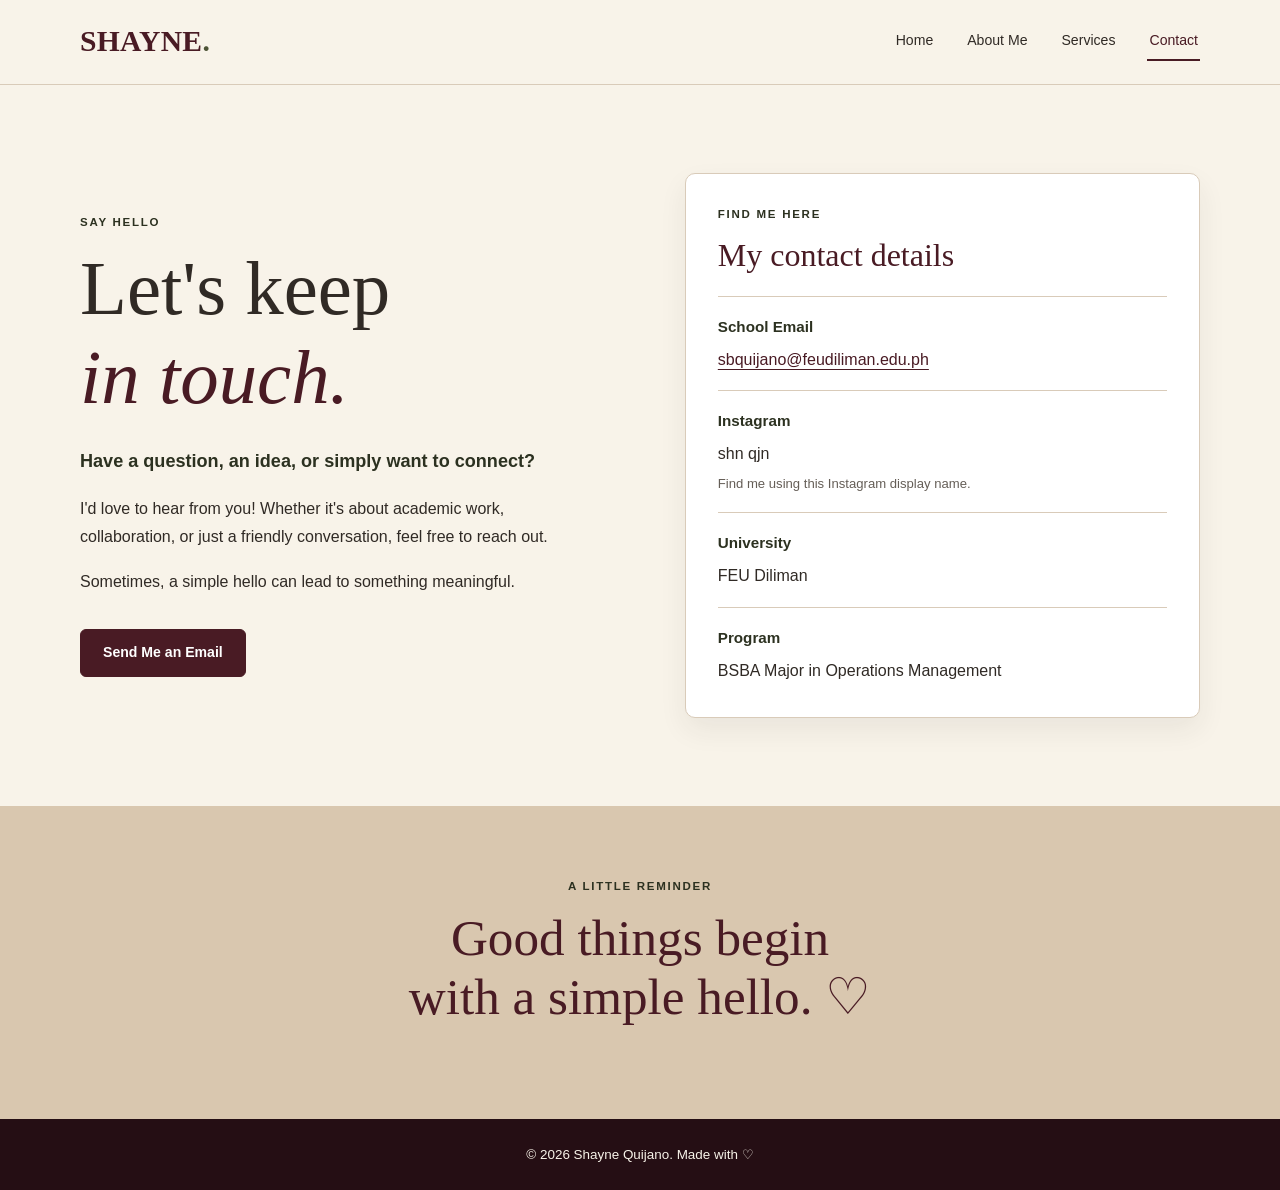
<file: contact.html>
<!DOCTYPE html>
<html lang="en">
<head>
  <meta charset="UTF-8">
  <meta name="viewport" content="width=device-width, initial-scale=1.0">
  <meta name="description" content="Contact Shayne Quijano.">
  <title>Contact | Shayne Quijano</title>
  <link rel="stylesheet" href="https://fonts.cdnfonts.com/css/modern-no-20">
  <link rel="stylesheet" href="style.css">
</head>
<body>

<header class="site-header">
  <nav class="navbar container" aria-label="Main navigation">
    <a href="index.html" class="logo">SHAYNE<span>.</span></a>
    <ul class="nav-links">
      <li><a href="index.html">Home</a></li>
      <li><a href="about.html">About Me</a></li>
      <li><a href="services.html">Services</a></li>
      <li><a href="contact.html" aria-current="page">Contact</a></li>
    </ul>
  </nav>
</header>

<main>
  <section class="contact-section container">
    <div class="contact-intro">
      <p class="eyebrow">SAY HELLO</p>
      <h1>Let's keep <em>in touch.</em></h1>

      <p class="contact-lead">
        Have a question, an idea, or simply want to connect?
      </p>

      <p>
        I'd love to hear from you! Whether it's about
        academic work, collaboration, or just a friendly
        conversation, feel free to reach out.
      </p>

      <p>
        Sometimes, a simple hello can lead to
        something meaningful.
      </p>

      <a class="btn btn-primary"
         href="mailto:sbquijano@feudiliman.edu.ph">
        Send Me an Email
      </a>
    </div>

    <div class="contact-card">
      <p class="eyebrow">FIND ME HERE</p>
      <h2>My contact details</h2>

      <div class="contact-detail">
        <h3>School Email</h3>
        <a href="mailto:sbquijano@feudiliman.edu.ph">
          sbquijano@feudiliman.edu.ph
        </a>
      </div>

      <div class="contact-detail">
        <h3>Instagram</h3>
        <p>shn qjn</p>
        <small>Find me using this Instagram display name.</small>
      </div>

      <div class="contact-detail">
        <h3>University</h3>
        <p>FEU Diliman</p>
      </div>

      <div class="contact-detail">
        <h3>Program</h3>
        <p>BSBA Major in Operations Management</p>
      </div>
    </div>
  </section>

  <section class="contact-bottom">
    <div class="container">
      <p class="eyebrow">A LITTLE REMINDER</p>
      <h2>Good things begin with a simple hello. ♡</h2>
    </div>
  </section>
</main>

<footer class="footer">
  <p>© 2026 Shayne Quijano. Made with ♡</p>
</footer>

</body>
</html>
</file>
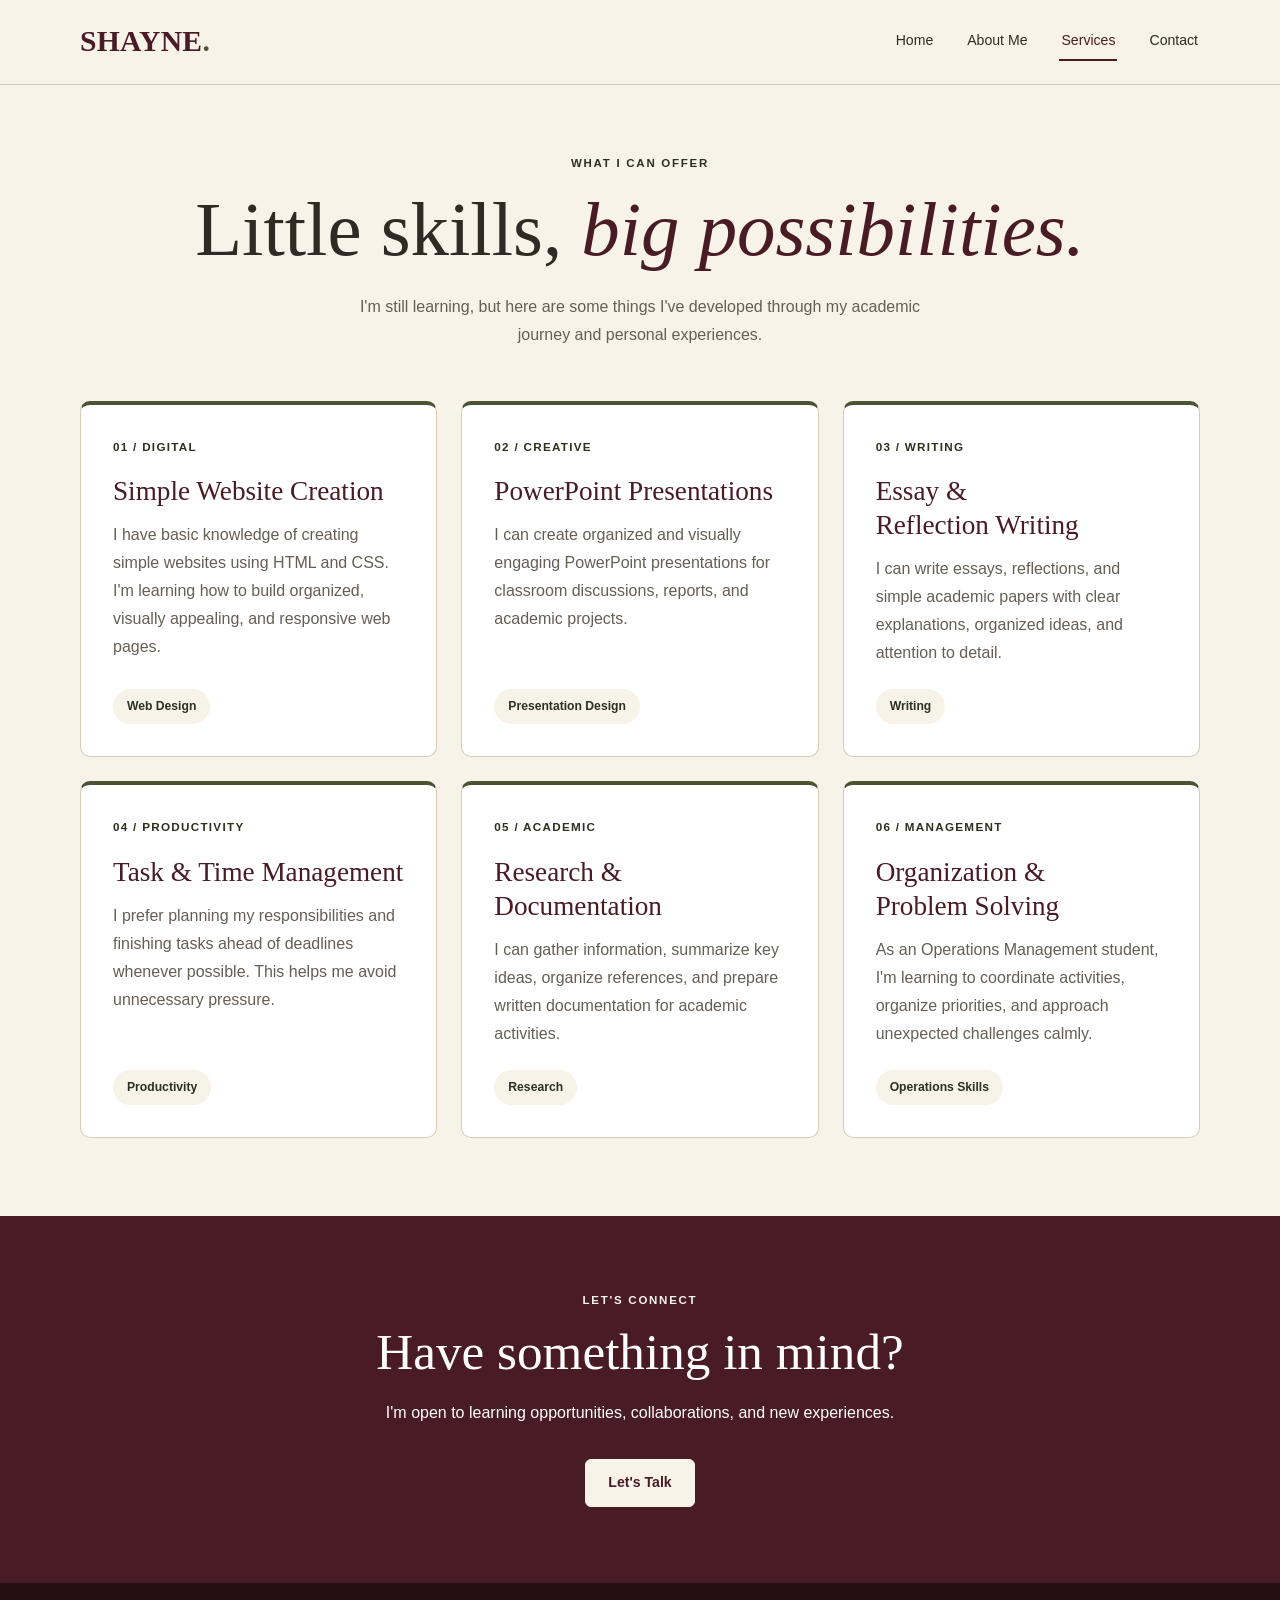
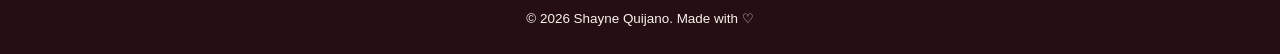
<file: services.html>
<!DOCTYPE html>
<html lang="en">
<head>
  <meta charset="UTF-8">
  <meta name="viewport" content="width=device-width, initial-scale=1.0">
  <meta name="description" content="Skills and services of Shayne Quijano.">
  <title>Services | Shayne Quijano</title>
  <link rel="stylesheet" href="https://fonts.cdnfonts.com/css/modern-no-20">
  <link rel="stylesheet" href="style.css">
</head>
<body>

<header class="site-header">
  <nav class="navbar container" aria-label="Main navigation">
    <a href="index.html" class="logo">SHAYNE<span>.</span></a>
    <ul class="nav-links">
      <li><a href="index.html">Home</a></li>
      <li><a href="about.html">About Me</a></li>
      <li><a href="services.html" aria-current="page">Services</a></li>
      <li><a href="contact.html">Contact</a></li>
    </ul>
  </nav>
</header>

<main>
  <section class="page-banner container">
    <p class="eyebrow">WHAT I CAN OFFER</p>
    <h1>Little skills, <em>big possibilities.</em></h1>
    <p>
      I'm still learning, but here are some things
      I've developed through my academic journey
      and personal experiences.
    </p>
  </section>

  <section class="services-section container">
    <div class="services-grid">

      <article class="service-card">
        <span class="service-number">01 / DIGITAL</span>
        <h2>Simple Website Creation</h2>
        <p>
          I have basic knowledge of creating simple
          websites using HTML and CSS. I'm learning
          how to build organized, visually appealing,
          and responsive web pages.
        </p>
        <span class="service-label">Web Design</span>
      </article>

      <article class="service-card">
        <span class="service-number">02 / CREATIVE</span>
        <h2>PowerPoint Presentations</h2>
        <p>
          I can create organized and visually engaging
          PowerPoint presentations for classroom
          discussions, reports, and academic projects.
        </p>
        <span class="service-label">Presentation Design</span>
      </article>

      <article class="service-card">
        <span class="service-number">03 / WRITING</span>
        <h2>Essay & Reflection Writing</h2>
        <p>
          I can write essays, reflections, and simple
          academic papers with clear explanations,
          organized ideas, and attention to detail.
        </p>
        <span class="service-label">Writing</span>
      </article>

      <article class="service-card">
        <span class="service-number">04 / PRODUCTIVITY</span>
        <h2>Task & Time Management</h2>
        <p>
          I prefer planning my responsibilities
          and finishing tasks ahead of deadlines
          whenever possible. This helps me
          avoid unnecessary pressure.
        </p>
        <span class="service-label">Productivity</span>
      </article>

      <article class="service-card">
        <span class="service-number">05 / ACADEMIC</span>
        <h2>Research & Documentation</h2>
        <p>
          I can gather information, summarize
          key ideas, organize references,
          and prepare written documentation
          for academic activities.
        </p>
        <span class="service-label">Research</span>
      </article>

      <article class="service-card">
        <span class="service-number">06 / MANAGEMENT</span>
        <h2>Organization & Problem Solving</h2>
        <p>
          As an Operations Management student,
          I'm learning to coordinate activities,
          organize priorities, and approach
          unexpected challenges calmly.
        </p>
        <span class="service-label">Operations Skills</span>
      </article>

    </div>
  </section>

  <section class="services-cta">
    <div class="container">
      <p class="eyebrow">LET'S CONNECT</p>
      <h2>Have something in mind?</h2>
      <p>
        I'm open to learning opportunities,
        collaborations, and new experiences.
      </p>
      <a href="contact.html" class="btn btn-light">Let's Talk</a>
    </div>
  </section>
</main>

<footer class="footer">
  <p>© 2026 Shayne Quijano. Made with ♡</p>
</footer>

</body>
</html>
</file>
<file: style.css>
:root {
  --burgundy: #491b24;
  --burgundy-dark: #250e14;
  --olive: #4c5335;
  --olive-dark: #2c3120;

  --cream: #f8f3e9;
  --beige: #d9c7af;
  --light-beige: #eee5d8;
  --white: #ffffff;

  --ink: #302a25;
  --muted: #655e57;
  --border: #d9cbb9;

  --heading-font: "Modern No. 20", Georgia, serif;
  --body-font: "Winter Sans", Arial, sans-serif;

  --container-width: 1120px;
  --card-radius: 10px;

  --shadow:
    0 12px 28px rgba(48, 42, 37, 0.07);

  --section-space: 76px;
}


*,
*::before,
*::after {
  box-sizing: border-box;
}

html {
  scroll-behavior: smooth;
}

body {
  margin: 0;
  min-width: 0;
  color: var(--ink);
  background: var(--cream);

  font-family: var(--body-font);
  font-size: 16px;
  line-height: 1.7;
  overflow-wrap: break-word;
}

img {
  display: block;
  max-width: 100%;
  height: auto;
}

a {
  color: inherit;
  text-decoration: none;
}

h1,
h2,
h3,
p {
  margin-top: 0;
}

h1,
h2 {
  font-family: var(--heading-font);
  font-weight: 400;
  line-height: 1.15;
  text-wrap: balance;
}

h1 {
  margin-bottom: 22px;
  font-size: clamp(2.3rem, 6vw, 5rem);
}

h2 {
  margin-bottom: 20px;
  font-size: clamp(1.9rem, 4vw, 3.2rem);
}

h3 {
  font-size: 1.05rem;
}

p {
  margin-bottom: 18px;
  line-height: 1.75;
}

em {
  color: var(--burgundy);
  font-weight: 400;
}

.container {
  width: calc(100% - 32px);
  max-width: var(--container-width);
  margin-inline: auto;
}

.eyebrow {
  margin-bottom: 14px;
  color: var(--olive-dark);

  font-size: 0.72rem;
  font-weight: 700;
  line-height: 1.5;
  letter-spacing: 0.15em;
  text-transform: uppercase;
}

/* ==========================================
   3. MILESTONE 1 — FLEXBOX NAVIGATION
========================================== */

.site-header {
  background: var(--cream);
  border-bottom: 1px solid var(--border);
}

.navbar {
  display: flex;
  flex-direction: column;
  align-items: center;
  justify-content: space-between;

  gap: 12px;
  padding-block: 16px;
}

.logo {
  flex-shrink: 0;

  color: var(--burgundy);
  font-family: var(--heading-font);
  font-size: 1.85rem;
  font-weight: 700;
  line-height: 1.2;
  letter-spacing: 0.01em;
}

.logo span {
  color: var(--olive);
}

.nav-links {
  display: flex;
  flex-wrap: wrap;
  align-items: center;
  justify-content: center;

  gap: 5px 12px;
  width: 100%;
  margin: 0;
  padding: 0;
  list-style: none;
}

.nav-links li {
  min-width: 0;
}

.nav-links a {
  display: inline-block;
  padding: 8px 2px;

  color: var(--ink);
  font-size: 0.79rem;
  line-height: 1.4;
  white-space: nowrap;

  border-bottom: 2px solid transparent;
}

.nav-links a:hover,
.nav-links a:focus-visible,
.nav-links a[aria-current="page"] {
  color: var(--burgundy);
  border-bottom-color: var(--burgundy);
}

/* ==========================================
   4. BUTTONS
========================================== */

.button-group {
  display: flex;
  flex-direction: column;
  align-items: stretch;
  gap: 12px;
  margin-top: 28px;
}

.btn {
  display: inline-flex;
  align-items: center;
  justify-content: center;

  min-height: 48px;
  max-width: 100%;
  padding: 12px 22px;

  font-family: var(--body-font);
  font-size: 0.88rem;
  font-weight: 700;
  line-height: 1.4;
  text-align: center;

  border: 1px solid var(--burgundy);
  border-radius: 6px;
  cursor: pointer;
}

.btn-primary {
  color: var(--white);
  background: var(--burgundy);
}

.btn-primary:hover {
  color: var(--white);
  background: var(--burgundy-dark);
}

.btn-outline {
  color: var(--burgundy);
  background: transparent;
}

.btn-outline:hover {
  color: var(--white);
  background: var(--burgundy);
}

.btn-light {
  color: var(--burgundy);
  background: var(--cream);
  border-color: var(--cream);
}

.btn-light:hover {
  color: var(--burgundy);
  background: var(--white);
}

/* ==========================================
   5. HOME PAGE
========================================== */

.hero {
  display: flex;
  flex-direction: column;
  align-items: center;

  gap: 32px;
  padding-block: 48px 60px;
}

.hero-content,
.hero-visual {
  width: 100%;
  min-width: 0;
}

.hero-content h1 {
  margin-bottom: 22px;
  font-size: clamp(2.2rem, 10vw, 3.2rem);
  line-height: 1.13;
}

.hero-content h1 em {
  display: block;
}

.hero-subtitle {
  margin-bottom: 24px;
  color: var(--olive-dark);
  font-size: 1.05rem;
  font-weight: 700;
  line-height: 1.5;
}

.hero-subtitle span {
  display: block;
}

.hero-content > p:not(.eyebrow) {
  max-width: 590px;
}

.hero-content > p {
  margin-bottom: 16px;
}

/* HOME PHOTO FRAME */

.hero-visual {
  max-width: 430px;
  margin-inline: auto;
}

.photo-frame {
  width: 100%;
  padding: 7px;

  background: var(--beige);
  border: 1px solid var(--border);
  border-radius: 180px 180px 10px 10px;
  overflow: hidden;
}

.photo-frame img {
  width: 100%;
  aspect-ratio: 4 / 5;
  object-fit: cover;
  object-position: center;

  border-radius: 174px 174px 5px 5px;
}

.image-caption {
  margin: 12px 0 0;
  color: var(--olive-dark);
  font-size: 0.88rem;
  font-style: italic;
  text-align: center;
}

/* HOME QUOTE */

.quote-section {
  padding-block: 56px;
  background: var(--olive);
  color: var(--white);
  text-align: center;
}

.quote-inner {
  max-width: 820px;
  margin-inline: auto;
}

.quote-section .eyebrow {
  color: var(--white);
}

.quote-section h2 {
  margin-bottom: 18px;
  line-height: 1.25;
}

.quote-section p:last-child {
  margin-bottom: 0;
}

/* HOME INTRODUCTION */

.intro-section {
  padding-block: 56px;
  text-align: center;
}

.intro-section h2 {
  margin-bottom: 20px;
}

.intro-section > p:not(.eyebrow) {
  max-width: 600px;
  margin-inline: auto;
  color: var(--muted);
}

.text-link {
  display: inline-block;
  margin-top: 12px;
  padding-bottom: 5px;

  color: var(--burgundy);
  font-size: 0.95rem;
  font-weight: 700;

  border-bottom: 1px solid currentColor;
}

.text-link:hover {
  color: var(--olive-dark);
}

/* ==========================================
   6. ABOUT ME PAGE
========================================== */

.page-banner {
  max-width: 1000px;
  padding-block: 50px 36px;
  text-align: center;
}

.page-banner h1 {
  margin-bottom: 18px;
}

.page-banner > p:last-child {
  max-width: 600px;
  margin-inline: auto;
  margin-bottom: 0;
  color: var(--muted);
}

/* ABOUT STORY */

.about-story {
  display: flex;
  flex-direction: column;
  align-items: flex-start;

  gap: 30px;
  padding-bottom: 58px;
}

.about-main,
.about-facts {
  width: 100%;
  min-width: 0;
}

.about-main h2 {
  margin-bottom: 22px;
  color: var(--burgundy);
}

.about-main p {
  margin-bottom: 16px;
}

.about-main p:last-child {
  margin-bottom: 0;
}

/* ABOUT FACTS CARD */

.about-facts {
  padding: 22px;

  background: var(--light-beige);
  border: 1px solid var(--border);
  border-radius: var(--card-radius);
}

.about-facts > .eyebrow {
  margin-bottom: 14px;
}

.fact-item {
  display: flex;
  align-items: flex-start;

  gap: 15px;
  padding-block: 17px;
  border-top: 1px solid var(--border);
}

.fact-number {
  flex: 0 0 32px;
  color: var(--burgundy);
  font-family: var(--heading-font);
  font-size: 1.5rem;
  line-height: 1.2;
}

.fact-item h3 {
  margin-bottom: 5px;
}

.fact-item p {
  margin: 0;
  color: var(--muted);
  font-size: 0.9rem;
  line-height: 1.6;
}

/* ==========================================
   7. YOSHIRO SECTION
========================================== */

.pet-section {
  padding-block: 56px;
  background: var(--light-beige);
}

.pet-layout {
  display: flex;
  flex-direction: column;
  align-items: center;
  gap: 30px;
}

.pet-image {
  width: 100%;
  max-width: 280px;
  min-width: 0;
  margin-inline: auto;
}

.pet-image img {
  width: 100%;
  aspect-ratio: 1;
  object-fit: cover;
  object-position: center;

  border: 9px solid var(--white);
  border-radius: 50%;
  box-shadow: var(--shadow);
}

.pet-content {
  width: 100%;
  min-width: 0;
}

.pet-content h2 {
  margin-bottom: 20px;
  color: var(--burgundy);
}

.pet-content p {
  margin-bottom: 15px;
}

.pet-content p:last-child {
  margin-bottom: 0;
}

/* ==========================================
   8. SKILLS SECTION
========================================== */

.skills-section {
  padding-block: 56px;
  text-align: center;
}

.skills-section h2 {
  margin-bottom: 14px;
}

.skills-section > p:not(.eyebrow) {
  color: var(--muted);
}

.skills-tags {
  display: flex;
  flex-wrap: wrap;
  justify-content: center;

  gap: 11px;
  margin-top: 26px;
}

.skills-tags span {
  display: inline-block;
  padding: 9px 15px;

  color: var(--olive-dark);
  background: var(--cream);
  border: 1px solid var(--olive);
  border-radius: 100px;

  font-size: 0.85rem;
  line-height: 1.5;
  text-align: center;
}

/* ==========================================
   9. MILESTONE 2 — CSS GRID SERVICES
========================================== */

.services-section {
  padding-bottom: 58px;
}

.services-grid {
  display: grid;
  grid-template-columns: minmax(0, 1fr);
  align-items: stretch;
  gap: 22px;
}

.service-card {
  display: flex;
  flex-direction: column;
  align-items: flex-start;

  min-width: 0;
  height: 100%;
  padding: 22px;

  background: var(--white);
  border: 1px solid var(--border);
  border-top: 4px solid var(--olive);
  border-radius: var(--card-radius);
}

.service-number {
  color: var(--olive-dark);
  font-size: 0.73rem;
  font-weight: 700;
  letter-spacing: 0.11em;
}

.service-card h2 {
  margin: 18px 0 13px;
  color: var(--burgundy);
  font-size: 1.7rem;
  line-height: 1.25;
}

.service-card p {
  flex: 1;
  margin-bottom: 22px;
  color: var(--muted);
}

.service-label {
  display: inline-block;
  margin-top: auto;
  padding: 7px 14px;

  color: var(--olive-dark);
  background: var(--cream);
  border-radius: 100px;

  font-size: 0.76rem;
  font-weight: 700;
}

/* SERVICES CTA */

.services-cta {
  padding-block: 56px;
  color: var(--white);
  background: var(--burgundy);
  text-align: center;
}

.services-cta .eyebrow {
  color: var(--cream);
}

.services-cta h2 {
  margin-bottom: 17px;
}

.services-cta p:not(.eyebrow) {
  max-width: 600px;
  margin-inline: auto;
}

.services-cta .btn {
  margin-top: 14px;
}

/* ==========================================
   10. CONTACT PAGE
========================================== */

.contact-section {
  display: grid;
  grid-template-columns: minmax(0, 1fr);
  align-items: center;

  gap: 34px;
  padding-block: 58px;
}

.contact-intro,
.contact-card {
  width: 100%;
  min-width: 0;
}

.contact-intro h1 {
  margin-bottom: 24px;
}

.contact-lead {
  color: var(--olive-dark);
  font-size: 1.13rem;
  font-weight: 700;
}

.contact-intro > p:not(.eyebrow) {
  max-width: 520px;
  margin-bottom: 17px;
}

.contact-intro .btn {
  margin-top: 16px;
}

/* CONTACT CARD */

.contact-card {
  padding: 22px;

  background: var(--white);
  border: 1px solid var(--border);
  border-radius: var(--card-radius);
  box-shadow: var(--shadow);
}

.contact-card h2 {
  margin-bottom: 22px;
  color: var(--burgundy);
  font-size: 2rem;
}

.contact-detail {
  padding-block: 17px;
  border-top: 1px solid var(--border);
}

.contact-detail:last-child {
  padding-bottom: 0;
}

.contact-detail h3 {
  margin-bottom: 6px;
  color: var(--olive-dark);
  font-size: 0.95rem;
}

.contact-detail p {
  margin: 0;
}

.contact-detail a {
  color: var(--burgundy);
  text-decoration: underline;
  text-underline-offset: 4px;
}

.contact-detail a,
.contact-detail p {
  overflow-wrap: anywhere;
}

.contact-detail small {
  display: block;
  margin-top: 5px;
  color: var(--muted);
  font-size: 0.82rem;
}

/* CONTACT BOTTOM */

.contact-bottom {
  padding-block: 56px;
  background: var(--beige);
  text-align: center;
}

.contact-bottom h2 {
  max-width: 800px;
  margin-inline: auto;
  color: var(--burgundy);
}

/* ==========================================
   11. FOOTER
========================================== */

.footer {
  padding: 24px 16px;
  color: var(--cream);
  background: var(--burgundy-dark);
  text-align: center;
}

.footer p {
  margin: 0;
  font-size: 0.84rem;
}

/* ==========================================
   12. MILESTONE 3 — RESPONSIVE MEDIA QUERIES
========================================== */

/* BREAKPOINT 1: 520px
   Buttons can sit horizontally and sections
   have more breathing room.
*/

@media (min-width: 520px) {
  .container {
    width: calc(100% - 48px);
  }

  .navbar {
    gap: 15px;
  }

  .nav-links {
    gap: 10px 22px;
  }

  .nav-links a {
    font-size: 0.88rem;
  }

  .button-group {
    flex-direction: row;
    flex-wrap: wrap;
    align-items: center;
  }

  .hero {
    gap: 40px;
    padding-block: 66px;
  }

  .hero-content h1 {
    font-size: clamp(2.6rem, 7vw, 4rem);
  }

  .hero-visual {
    max-width: 390px;
  }

  .page-banner {
    padding-block: 60px 44px;
  }

  .about-story {
    gap: 34px;
    padding-bottom: 70px;
  }

  .about-facts {
    padding: 28px;
  }

  .pet-image {
    max-width: 320px;
  }

  .service-card,
  .contact-card {
    padding: 28px;
  }

  .contact-section {
    gap: 40px;
    padding-block: 70px;
  }
}

/* BREAKPOINT 2: 768px
   Two-column layouts become available.
*/

@media (min-width: 768px) {
  .navbar {
    flex-direction: row;
    gap: 18px;
    min-height: 84px;
    padding-block: 18px;
  }

  .nav-links {
    width: auto;
    gap: 14px;
  }

  .hero {
    flex-direction: row;
    align-items: center;
    gap: 32px;
    padding-block: 75px;
  }

  .hero-content {
    flex: 1.2;
  }

  .hero-visual {
    flex: 1;
    max-width: 340px;
  }

  .hero-content h1 {
    font-size: clamp(2.35rem, 4vw, 3.3rem);
  }

  .quote-section,
  .intro-section {
    padding-block: 72px;
  }

  .page-banner {
    padding-block: 65px 48px;
  }

  .about-story {
    flex-direction: row;
    gap: 28px;
    padding-bottom: 76px;
  }

  .about-main {
    flex: 1.4;
  }

  .about-facts {
    flex: 1;
    padding: 24px;
  }

  .pet-layout {
    flex-direction: row;
    gap: 35px;
  }

  .pet-image {
    flex: 0 1 38%;
    max-width: 300px;
  }

  .pet-content {
    flex: 1;
  }

  .pet-section,
  .skills-section {
    padding-block: 72px;
  }

  .services-grid {
    grid-template-columns:
      repeat(2, minmax(0, 1fr));
    gap: 18px;
  }

  .services-section {
    padding-bottom: 76px;
  }

  .service-card {
    padding: 25px;
  }

  .services-cta {
    padding-block: 72px;
  }

  .contact-section {
    grid-template-columns:
      repeat(2, minmax(0, 1fr));
    gap: 30px;
    padding-block: 80px;
  }

  .contact-card {
    padding: 26px;
  }

  .contact-bottom {
    padding-block: 72px;
  }
}

/* BREAKPOINT 3: 1100px
   Desktop layout with three service columns.
*/

@media (min-width: 1100px) {
  .nav-links {
    gap: 30px;
  }

  .hero {
    gap: 7%;
    padding-block: 92px;
  }

  .hero-content {
    flex: 1.25;
  }

  .hero-visual {
    flex: 0.9;
    max-width: 430px;
  }

  .hero-content h1 {
    font-size: clamp(3.4rem, 4.7vw, 5rem);
  }

  .quote-section,
  .intro-section {
    padding-block: 78px;
  }

  .page-banner {
    padding-block: 70px 52px;
  }

  .about-story {
    gap: 56px;
    padding-bottom: 78px;
  }

  .about-main {
    flex: 1.35;
  }

  .about-facts {
    flex: 0.95;
    padding: 30px;
  }

  .pet-layout {
    gap: 70px;
  }

  .pet-image {
    max-width: 340px;
  }

  .pet-section,
  .skills-section {
    padding-block: 78px;
  }

  .services-grid {
    grid-template-columns:
      repeat(3, minmax(0, 1fr));
    gap: 24px;
  }

  .service-card {
    padding: 32px;
  }

  .services-section {
    padding-bottom: 78px;
  }

  .services-cta {
    padding-block: 76px;
  }

  .contact-section {
    gap: 8%;
    padding-block: 88px;
  }

  .contact-card {
    padding: 32px;
  }
}

/* ==========================================
   13. MILESTONE 4 — TRANSITIONS
========================================== */

.nav-links a,
.btn,
.text-link,
.contact-detail a,
.service-card {
  transition:
    color 0.25s ease,
    background-color 0.25s ease,
    border-color 0.25s ease,
    transform 0.25s ease,
    box-shadow 0.25s ease;
}

.btn:hover {
  transform: translateY(-2px);
}

.service-card:hover {
  transform: translateY(-4px);
  box-shadow: var(--shadow);
}

a:focus-visible {
  outline: 3px solid var(--olive);
  outline-offset: 4px;
}

/* ==========================================
   14. REDUCED MOTION ACCESSIBILITY
========================================== */

@media (prefers-reduced-motion: reduce) {
  html {
    scroll-behavior: auto;
  }

  *,
  *::before,
  *::after {
    animation: none !important;
    transition: none !important;
    scroll-behavior: auto !important;
  }

  .btn:hover,
  .service-card:hover {
    transform: none;
  }
}
</file>
